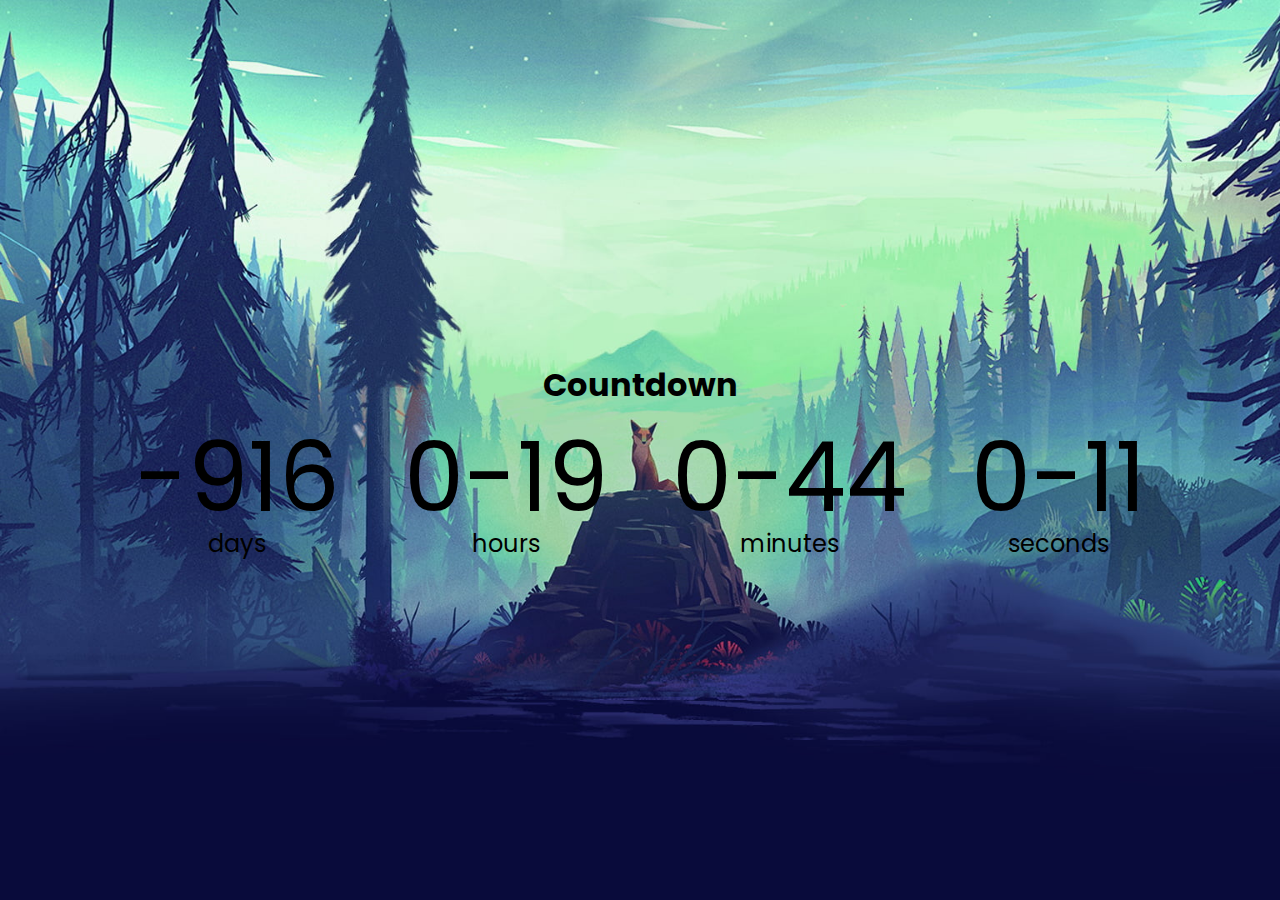
<file: Countdown-Timer/index.html>
<!DOCTYPE html>
<html lang="en">
<head>
    <meta charset="UTF-8">
    <meta name="viewport" content="width=device-width, initial-scale=1.0">
    <title>Count Down Timer</title>
    <link rel="stylesheet" href="style.css">
    <script src="script.js" defer></script>
</head>
<body>
    <h1>Countdown</h1>

    <div class="countdown-container">
            <div class="countdown days-c">
                <p class="big-text" id="days">0</p>
                <span>days</span>
            </div>
            <div class="countdown hours-c">
                <p class="big-text" id="hours">0</p>
                <span>hours</span>
            </div>
            <div class="countdown minutes-c">
                <p class="big-text" id="minutes">0</p>
                <span>minutes</span>
            </div>
            <div class="countdown seconds-c">
                <p class="big-text" id="seconds">0</p>
                <span>seconds</span>
            </div>
    </div>
</body>
</html>
</file>
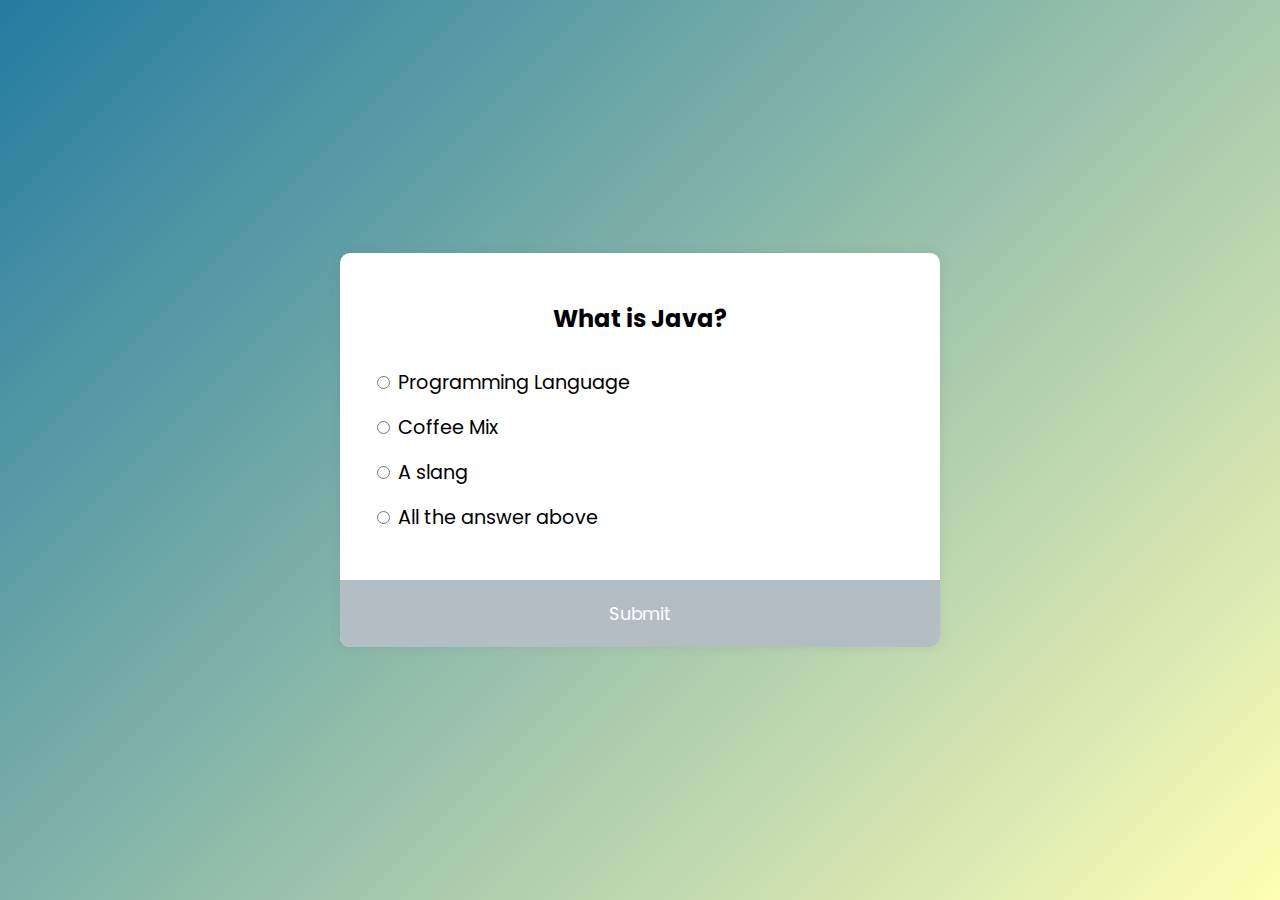
<file: Quiz-App/index.html>
<!DOCTYPE html>
<html lang="en">
<head>
    <meta charset="UTF-8">
    <meta name="viewport" content="width=device-width, initial-scale=1.0">
    <title>Quiz App</title>
    <link rel="stylesheet" href="style.css">
    <script src="script.js" defer></script>
</head>
<body>
    <div class="quiz-container" id="quiz">
        <div class="quiz-header">
            <h2 id="question">Question Test</h2>
            <ul>
                <li>
                    <input class="answer" type="radio" id="a" name="answer">
                    <label id="a_text" for="a">Question</label>
                </li>
                <li>
                    <input class="answer" type="radio" id="b" name="answer">
                    <label id="b_text" for="b">Question</label>
                </li>
                <li>
                    <input class="answer" type="radio" id="c" name="answer">
                    <label id="c_text" for="c">Question</label>
                </li>
                <li>
                    <input class="answer" type="radio" id="d" name="answer">
                    <label id="d_text" for="d">Question</label>
                </li>
            </ul>
        </div>
        <button id="submit">Submit</button>
    </div>
</body>
</html>
</file>
<file: Countdown-Timer/style.css>
@import url('https://fonts.googleapis.com/css2?family=Poppins:wght@300&display=swap');

* {
    box-sizing: border-box;
}

body {
    background-image: url("./pic.jpg");
    font-family: "Poppins", sans-serif;
    margin: 0;
    display: flex;
    flex-direction: column;
    background-position: center center;
    background-size: cover;
    min-height: 100vh;
    background-size: cover;
    justify-content: center;
    align-items: center;
}

.h1 {
    font-size: 4rem;
    font-weight: normal;
    margin-top: -10rem;
}

.countdown-container {
    display: flex;
    flex-wrap: wrap;
    align-items: center;
    justify-content: center;
}

.big-text {
    font-size: 6rem;
    line-height: 1;
    margin: 0 2rem;
}

.countdown {
    text-align: center;
}

.countdown span{
   font-size: 1.5rem;
}
</file>
<file: Quiz-App/style.css>
@import url('https://fonts.googleapis.com/css2?family=Poppins:wght@300&display=swap');

* {
    box-sizing: border-box;
}

body {
    background-color: #ffffb5;
    background-image: linear-gradient(315deg, #ffffb5 0%, #247ba0 100%);
    font-family: "Poppins", sans-serif;
    display: flex;
    align-items: center;
    justify-content: center;
    margin: 0;
    min-height: 100vh;
}

.quiz-container {
    background-color: white;
    width: 600px;
    border-radius: 10px;
    box-shadow: 0 0 10px 2px rgba(100, 100 , 100, 0.1);
    max-width: 100%;
    overflow: hidden;
}

.quiz-header {
    padding: 2rem;
}

ul {
    list-style-type: none;
    padding: 0;
}

ul li {
    margin: 1rem 0;
    font-size: 1.2rem;
}

ul li label {
    cursor: pointer;
}

button {
    background-color: #b2bec3;
    border: none;
    font-size: 1.1rem;
    color: white;
    font-family: inherit;
    padding: 1.3rem;
    width: 100%;
    display: block;
    cursor: pointer;
}

button:hover {
    background-color: #7e8486;
}

h2 {
    margin: 0;
    text-align: center;
    padding: 1rem;
}
</file>
